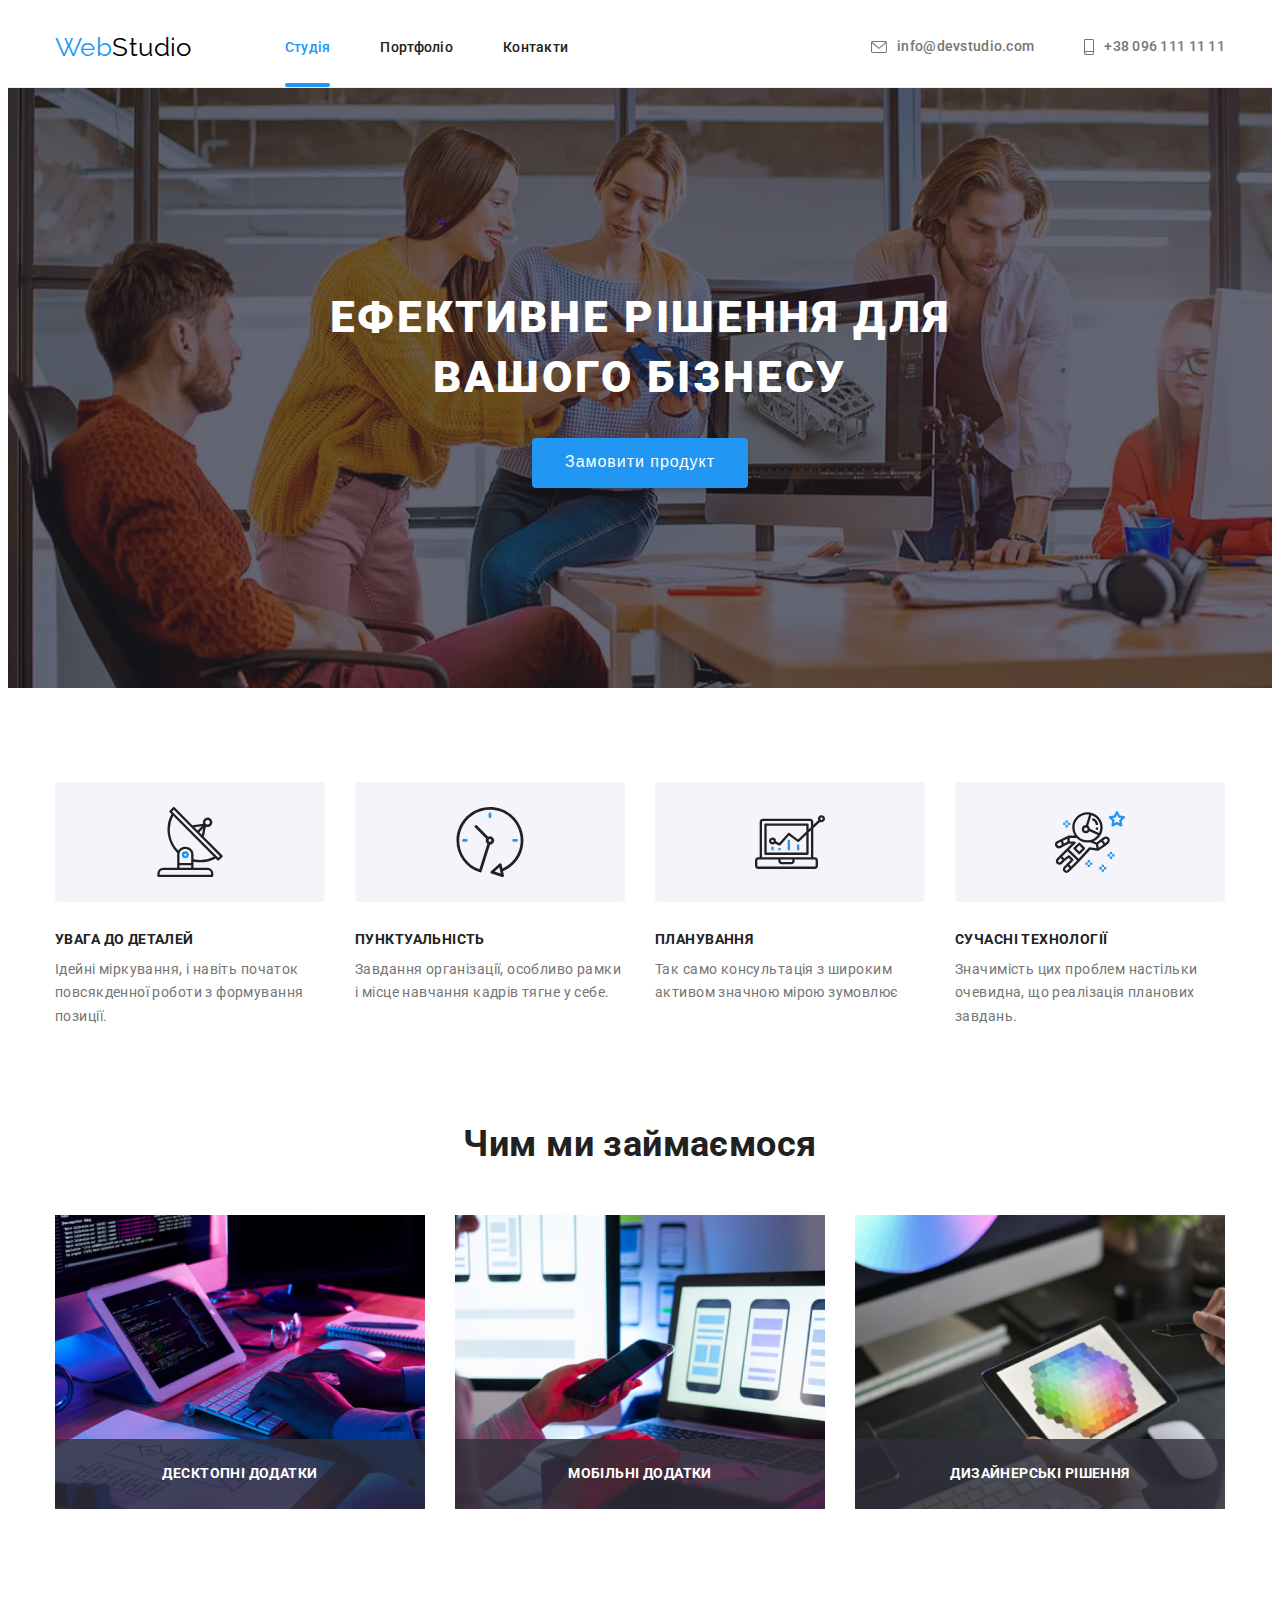
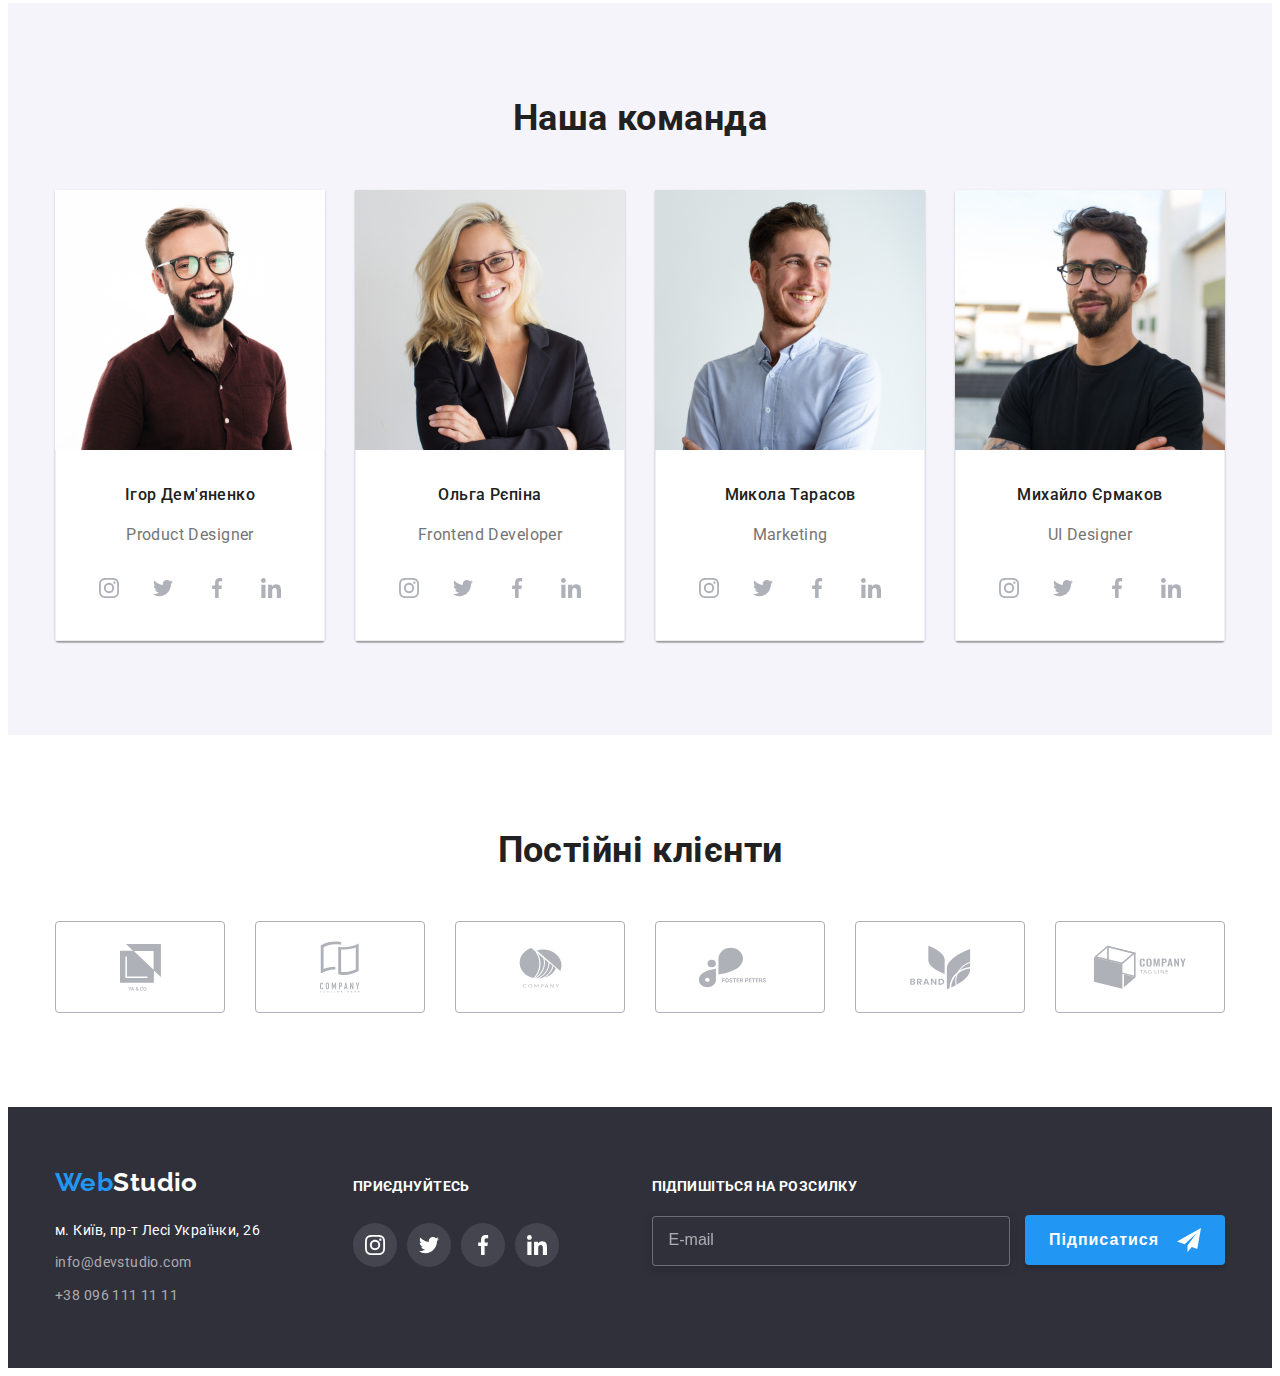
<file: index.html>
<!DOCTYPE html>
<html lang="uk">
  <head>
    <meta charset="UTF-8" />
    <meta http-equiv="X-UA-Compatible" content="IE=edge" />
    <meta name="viewport" content="width=device-width, initial-scale=1.0" />
    <title>WebStudio</title>
    <link rel="preconnect" href="https://fonts.googleapis.com" />
    <link rel="preconnect" href="https://fonts.gstatic.com" crossorigin />
    <link
      href="https://fonts.googleapis.com/css2?family=Raleway:wght@700&family=Roboto:wght@400;500;700;900&display=swap"
      rel="stylesheet"
    />
    <!-- =====Normalize====== -->
    <link
      rel="stylesheet"
      href="https://cdnjs.cloudflare.com/ajax/libs/modern-normalize/1.1.0/modern-normalize.min.css"
      integrity="sha512-wpPYUAdjBVSE4KJnH1VR1HeZfpl1ub8YT/NKx4PuQ5NmX2tKuGu6U/JRp5y+Y8XG2tV+wKQpNHVUX03MfMFn9Q=="
      crossorigin="anonymous"
      referrerpolicy="no-referrer"
    />
    <!-- =========CSS======= -->
    <link rel="stylesheet" href="./css/styles.css" />
  </head>
  <body class="body-list webstudio">
    <!-- Шапка сайту -->
    <header class="header">
      <div class="container header-container">
        <nav class="nav">
          <div class="link logo">
            <a class="link" href="./index.html"><span class="web">Web</span>Studio</a>
          </div>
          <ul class="list link-navig">
            <li>
              <a class="link active nav-link emphasis" href="./index.html">Студія</a>
            </li>
            <li>
              <a class="link nav-link" href="./portfolio.html">Портфоліо</a>
            </li>
            <li><a class="link nav-link" href="">Контакти</a></li>
          </ul>
        </nav>
        <ul class="list contact-list">
          <li>
            <a class="link contact" href="mailto:info@devstudio.com">
              <svg class="contact-icon" width="16" height="16">
                <use href="./imeges/icons/symbol-defs.svg#envelope"></use></svg
              >info@devstudio.com</a
            >
          </li>
          <li>
            <a class="link contact" href="tel:+380961111111"
              ><svg class="contact-icon" width="10" height="16">
                <use href="./imeges/icons/symbol-defs.svg#smartphone"></use></svg
              >+38 096 111 11 11</a
            >
          </li>
        </ul>
      </div>
    </header>
    <!-- Основна частина -->
    <main>
      <section class="hero section">
        <div class="container">
          <h1 class="hero-list">Ефективне рішення для вашого бізнесу</h1>
          <button class="button" type="button" data-modal-open>Замовити продукт</button>
        </div>
      </section>
      <!-- Наші переваги -->
      <section class="benefits section">
        <div class="container">
          <h2 class="visually-hidden">Наші переваги</h2>
          <ul class="list benefits-lists">
            <li class="benefits-items">
              <div class="benefits-border">
                <svg class="benefits-icon" width="70" height="70">
                  <use href="./imeges/icons/symbol-defs.svg#antenna"></use>
                </svg>
              </div>
              <h3 class="benefits-title">УВАГА ДО ДЕТАЛЕЙ</h3>
              <p class="benefits-list">
                Ідейні міркування, і навіть початок повсякденної роботи з формування позиції.
              </p>
            </li>
            <li class="benefits-items">
              <div class="benefits-border">
                <svg class="benefits-icon" width="70" height="70">
                  <use href="./imeges/icons/symbol-defs.svg#clock"></use>
                </svg>
              </div>
              <h3 class="benefits-title">ПУНКТУАЛЬНІСТЬ</h3>
              <p class="benefits-list">
                Завдання організації, особливо рамки і місце навчання кадрів тягне у себе.
              </p>
            </li>
            <li class="benefits-items">
              <div class="benefits-border">
                <svg class="benefits-icon" width="70" height="70">
                  <use href="./imeges/icons/symbol-defs.svg#diagram"></use>
                </svg>
              </div>
              <h3 class="benefits-title">ПЛАНУВАННЯ</h3>
              <p class="benefits-list">
                Так само консультація з широким активом значною мірою зумовлює
              </p>
            </li>
            <li class="benefits-items">
              <div class="benefits-border">
                <svg class="benefits-icon" width="70" height="70">
                  <use href="./imeges/icons/symbol-defs.svg#astronaut"></use>
                </svg>
              </div>
              <h3 class="benefits-title">СУЧАСНІ ТЕХНОЛОГІЇ</h3>
              <p class="benefits-list">
                Значимість цих проблем настільки очевидна, що реалізація планових завдань.
              </p>
            </li>
          </ul>
        </div>
      </section>
      <!-- Чим ми займаємося -->
      <section class="list-meta section">
        <div class="container">
          <h2 class="section-title">Чим ми займаємося</h2>
          <ul class="list list-meta-title">
            <li>
              <div class="meta-thumb">
                <img src="./imeges/img1.jpg" width="370" alt="Приклад перший" />
                <div class="thumb-mete"><p class="meta-text">Десктопні додатки</p></div>
              </div>
            </li>
            <li>
              <div class="meta-thumb">
                <img src="./imeges/img2.jpg" width="370" alt="Приклад другий" />
                <div class="thumb-mete"><p class="meta-text">Мобільні додатки</p></div>
              </div>
            </li>
            <li>
              <div class="meta-thumb">
                <img src="./imeges/img3.jpg" width="370" alt="Приклад третій" />
                <div class="thumb-mete"><p class="meta-text">Дизайнерські рішення</p></div>
              </div>
            </li>
          </ul>
        </div>
      </section>
      <!--Наша команда  -->
      <section class="comand-list section">
        <div class="container">
          <h2 class="section-title">Наша команда</h2>
          <ul class="list comand-title">
            <li class="team-member">
              <img src="./imeges/team-1.jpg" alt="Ігор Дем'яненко" width="270" />
              <div class="content-wrapp">
                <h3 class="team-name">Ігор Дем'яненко</h3>
                <p class="team-position">Product Designer</p>

                <ul class="list socials">
                  <li class="socials-item">
                    <a
                      class="socials-link link"
                      href="https/instagram.com"
                      target="_blank"
                      rel="noopener noreferrer"
                      aria-label="Instagram"
                    >
                      <svg class="social-link" width="20" height="20">
                        <use href="./imeges/icons/symbol-defs.svg#instagram"></use>
                      </svg>
                    </a>
                  </li>
                  <li class="socials-item">
                    <a
                      class="socials-link link"
                      href="https/twitter.com"
                      target="_blank"
                      rel="noopener noreferrer"
                      aria-label="Twitter"
                    >
                      <svg class="social-link" width="20" height="20">
                        <use href="./imeges/icons/symbol-defs.svg#twitter"></use></svg
                    ></a>
                  </li>
                  <li class="socials-item">
                    <a
                      class="socials-link link"
                      href="https/facebook.com"
                      target="_blank"
                      rel="noopener noreferrer"
                      aria-label="Facebook"
                    >
                      <svg class="social-link" width="20" height="20">
                        <use href="./imeges/icons/symbol-defs.svg#facebook"></use></svg
                    ></a>
                  </li>
                  <li class="socials-item">
                    <a
                      class="socials-link link"
                      href="https/linkedin.com"
                      target="_blank"
                      rel="noopener noreferrer"
                      aria-label="Linkedin"
                    >
                      <svg class="social-link" width="20" height="20">
                        <use href="./imeges/icons/symbol-defs.svg#linkedin"></use></svg
                    ></a>
                  </li>
                </ul>
              </div>
            </li>
            <li class="team-member">
              <img src="./imeges/team-2.jpg" alt="Ольга Рєпіна" width="270" />
              <div class="content-wrapp">
                <h3 class="team-name">Ольга Рєпіна</h3>
                <p class="team-position">Frontend Developer</p>
                <ul class="list socials">
                  <li class="socials-item">
                    <a
                      class="socials-link link"
                      href="https/instagram.com"
                      target="_blank"
                      rel="noopener noreferrer"
                      aria-label="Instagram"
                    >
                      <svg class="social-link" width="20" height="20">
                        <use href="./imeges/icons/symbol-defs.svg#instagram"></use>
                      </svg>
                    </a>
                  </li>
                  <li class="socials-item">
                    <a
                      class="socials-link link"
                      href="https/twitter.com"
                      target="_blank"
                      rel="noopener noreferrer"
                      aria-label="Twitter"
                    >
                      <svg class="social-link" width="20" height="20">
                        <use href="./imeges/icons/symbol-defs.svg#twitter"></use></svg
                    ></a>
                  </li>
                  <li class="socials-item">
                    <a
                      class="socials-link link"
                      href="https/facebook.com"
                      target="_blank"
                      rel="noopener noreferrer"
                      aria-label="Facebook"
                    >
                      <svg class="social-link" width="20" height="20">
                        <use href="./imeges/icons/symbol-defs.svg#facebook"></use></svg
                    ></a>
                  </li>
                  <li class="socials-item">
                    <a
                      class="socials-link link"
                      href="https/linkedin.com"
                      target="_blank"
                      rel="noopener noreferrer"
                      aria-label="Linkedin"
                    >
                      <svg class="social-link" width="20" height="20">
                        <use href="./imeges/icons/symbol-defs.svg#linkedin"></use></svg
                    ></a>
                  </li>
                </ul>
              </div>
            </li>
            <li class="team-member">
              <img src="./imeges/team-3.jpg" alt="Микола Тарасов" width="270" />
              <div class="content-wrapp">
                <h3 class="team-name">Микола Тарасов</h3>
                <p class="team-position">Marketing</p>
                <ul class="list socials">
                  <li class="socials-item">
                    <a
                      class="socials-link link"
                      href="https/instagram.com"
                      target="_blank"
                      rel="noopener noreferrer"
                      aria-label="Instagram"
                    >
                      <svg class="social-link" width="20" height="20">
                        <use href="./imeges/icons/symbol-defs.svg#instagram"></use>
                      </svg>
                    </a>
                  </li>
                  <li class="socials-item">
                    <a
                      class="socials-link link"
                      href="https/twitter.com"
                      target="_blank"
                      rel="noopener noreferrer"
                      aria-label="Twitter"
                    >
                      <svg class="social-link" width="20" height="20">
                        <use href="./imeges/icons/symbol-defs.svg#twitter"></use></svg
                    ></a>
                  </li>
                  <li class="socials-item">
                    <a
                      class="socials-link link"
                      href="https/facebook.com"
                      target="_blank"
                      rel="noopener noreferrer"
                      aria-label="Facebook"
                    >
                      <svg class="social-link" width="20" height="20">
                        <use href="./imeges/icons/symbol-defs.svg#facebook"></use></svg
                    ></a>
                  </li>
                  <li class="socials-item">
                    <a
                      class="socials-link link"
                      href="https/linkedin.com"
                      target="_blank"
                      rel="noopener noreferrer"
                      aria-label="Linkedin"
                    >
                      <svg class="social-link" width="20" height="20">
                        <use href="./imeges/icons/symbol-defs.svg#linkedin"></use></svg
                    ></a>
                  </li>
                </ul>
              </div>
            </li>
            <li class="team-member">
              <img src="./imeges/team-4.jpg" alt="Михайло Єрмаков" width="270" />
              <div class="content-wrapp">
                <h3 class="team-name">Михайло Єрмаков</h3>
                <p class="team-position">UI Designer</p>
                <ul class="list socials">
                  <li class="socials-item">
                    <a
                      class="socials-link link"
                      href="https/instagram.com"
                      target="_blank"
                      rel="noopener noreferrer"
                      aria-label="Instagram"
                    >
                      <svg class="social-link" width="20" height="20">
                        <use href="./imeges/icons/symbol-defs.svg#instagram"></use>
                      </svg>
                    </a>
                  </li>
                  <li class="socials-item">
                    <a
                      class="socials-link link"
                      href="https/twitter.com"
                      target="_blank"
                      rel="noopener noreferrer"
                      aria-label="Twitter"
                    >
                      <svg class="social-link" width="20" height="20">
                        <use href="./imeges/icons/symbol-defs.svg#twitter"></use></svg
                    ></a>
                  </li>
                  <li class="socials-item">
                    <a
                      class="socials-link link"
                      href="https/facebook.com"
                      target="_blank"
                      rel="noopener noreferrer"
                      aria-label="Facebook"
                    >
                      <svg class="social-link" width="20" height="20">
                        <use href="./imeges/icons/symbol-defs.svg#facebook"></use></svg
                    ></a>
                  </li>
                  <li class="socials-item">
                    <a
                      class="socials-link link"
                      href="https/linkedin.com"
                      target="_blank"
                      rel="noopener noreferrer"
                      aria-label="Linkedin"
                    >
                      <svg class="social-link" width="20" height="20">
                        <use href="./imeges/icons/symbol-defs.svg#linkedin"></use></svg
                    ></a>
                  </li>
                </ul>
              </div>
            </li>
          </ul>
        </div>
      </section>
      <section class="section">
        <div class="container">
          <h2 class="section-title">Постійні клієнти</h2>
          <ul class="list client-list">
            <li class="client">
              <a
                class="client-links link"
                href=""
                target="_blank"
                rel="noopener noreferrer"
                aria-label="Client#1"
              >
                <svg class="client-icon" width="41" height="47">
                  <use href="./imeges/icons/symbol-defs.svg#client1"></use></svg
              ></a>
            </li>
            <li class="client">
              <a
                class="client-links link"
                href=""
                target="_blank"
                rel="noopener noreferrer"
                aria-label="Client#2"
              >
                <svg class="client-icon" width="40" height="52">
                  <use href="./imeges/icons/symbol-defs.svg#client2"></use></svg
              ></a>
            </li>
            <li class="client">
              <a
                class="client-links link"
                href=""
                target="_blank"
                rel="noopener noreferrer"
                aria-label="Client#3"
              >
                <svg class="client-icon" width="43" height="41">
                  <use href="./imeges/icons/symbol-defs.svg#client3"></use></svg
              ></a>
            </li>
            <li class="client">
              <a
                class="client-links link"
                href=""
                target="_blank"
                rel="noopener noreferrer"
                aria-label="Client#4"
              >
                <svg class="client-icon" width="85" height="41">
                  <use href="./imeges/icons/symbol-defs.svg#client4"></use></svg
              ></a>
            </li>
            <li class="client">
              <a
                class="client-links link"
                href=""
                target="_blank"
                rel="noopener noreferrer"
                aria-label="Client#5"
              >
                <svg class="client-icon" width="63" height="45">
                  <use href="./imeges/icons/symbol-defs.svg#client5"></use></svg
              ></a>
            </li>
            <li class="client">
              <a
                class="client-links link"
                href=""
                target="_blank"
                rel="noopener noreferrer"
                aria-label="Client#6"
              >
                <svg class="client-icon" width="94" height="44">
                  <use href="./imeges/icons/symbol-defs.svg#client6"></use></svg
              ></a>
            </li>
          </ul>
        </div>
      </section>
    </main>
    <!-- =====Підвал==== -->
    <footer class="footer">
      <div class="container footer-container">
        <div class="address-list">
          <a class="link logo-footer" href="./index.html"><span class="web">Web</span>Studio</a>
          <address class="address">м. Київ, пр-т Лесі Українки, 26</address>
          <ul class="list footer-list">
            <li class="cont">
              <a class="link contact-footer" href="mailto:info@devstudio.com">info@devstudio.com</a>
            </li>
            <li class="cont">
              <a class="link contact-footer" href="tel:+380961111111">+38 096 111 11 11</a>
            </li>
          </ul>
        </div>
        <div class="footer-lists">
          <h2 class="join">ПРИЄДНУЙТЕСЬ</h2>
          <ul class="footer-icons list">
            <li class="socials-item">
              <a
                class="footer-socials-link link"
                href="https/instagram.com"
                target="_blank"
                rel="noopener noreferrer"
                aria-label="Instagram"
              >
                <svg class="social-link" width="20" height="20">
                  <use href="./imeges/icons/symbol-defs.svg#instagram"></use>
                </svg>
              </a>
            </li>
            <li class="socials-item">
              <a
                class="footer-socials-link link"
                href="https/twitter.com"
                target="_blank"
                rel="noopener noreferrer"
                aria-label="Twitter"
              >
                <svg class="social-link" width="20" height="20">
                  <use href="./imeges/icons/symbol-defs.svg#twitter"></use></svg
              ></a>
            </li>
            <li class="socials-item">
              <a
                class="footer-socials-link link"
                href="https/facebook.com"
                target="_blank"
                rel="noopener noreferrer"
                aria-label="Facebook"
              >
                <svg class="social-link" width="20" height="20">
                  <use href="./imeges/icons/symbol-defs.svg#facebook"></use></svg
              ></a>
            </li>
            <li class="socials-item">
              <a
                class="footer-socials-link link"
                href="https/linkedin.com"
                target="_blank"
                rel="noopener noreferrer"
                aria-label="Linkedin"
              >
                <svg class="social-link" width="20" height="20">
                  <use href="./imeges/icons/symbol-defs.svg#linkedin"></use></svg
              ></a>
            </li>
          </ul>
        </div>
        <!-- ========Вікно підписки========-->
        <form class="sign-up">
          <p class="sign-up-text">Підпишіться на розсилку</p>
          <label>
            <input class="sign-ua-input" type="email" name="email" placeholder="E-mail" />
          </label>
          <button class="sign-up-button" type="submit">
            Підписатися
            <svg class="send" width="24" height="24">
              <use href="./imeges/icons/symbol-defs.svg#send"></use>
            </svg>
          </button>
        </form>
      </div>
    </footer>
    <!-- ==========
      Модальне вікно
      ============= -->
    <div class="backdrop is-hidden" data-modal>
      <div class="modal">
        <button class="modal-button" type="button" data-modal-close>
          <svg class="buttom-close" width="11" height="11">
            <use href="./imeges/icons/symbol-defs.svg#close"></use>
          </svg>
        </button>
        <p class="modal-text">Залиште свої дані, ми вам передзвонимо</p>
        <form class="register-form">
          <label class="label">
            Ім'я
            <input class="input" type="text" name="register-form-Username" required />
            <svg class="modal-icon">
              <use href="./imeges/icons/symbol-defs.svg#person"></use>
            </svg>
          </label>

          <label class="label">
            Телефон
            <input class="input" type="tel" name="register-form-phone-number" required />
            <svg class="modal-icon">
              <use href="./imeges/icons/symbol-defs.svg#phone"></use>
            </svg>
          </label>

          <label class="label">
            Пошта
            <input class="input" type="email" name="register-form-email" required />
            <svg class="modal-icon">
              <use href="./imeges/icons/symbol-defs.svg#email"></use>
            </svg>
          </label>
          <label class="label">
            Коментар
            <textarea
              class="comment"
              name="comment"
              rows="10"
              placeholder="Введіть текст"
            ></textarea>
          </label>
          <label class="checkbox">
            <input class="checkbox-input" type="checkbox" name="consent" value="consent" required />
            <span class="checkbox-icon"></span>
            <span class="checkbox-text">
              Погоджуюся з розсилкою та приймаю <a href="" class="conditions">Умови договору</a>
            </span>
          </label>
          <button class="register-form-button" type="submit">Відправити</button>
        </form>
      </div>
    </div>
    <!-- ====Скрипти====== -->
    <script src="./js/modal.js"></script>
  </body>
</html>
</file>
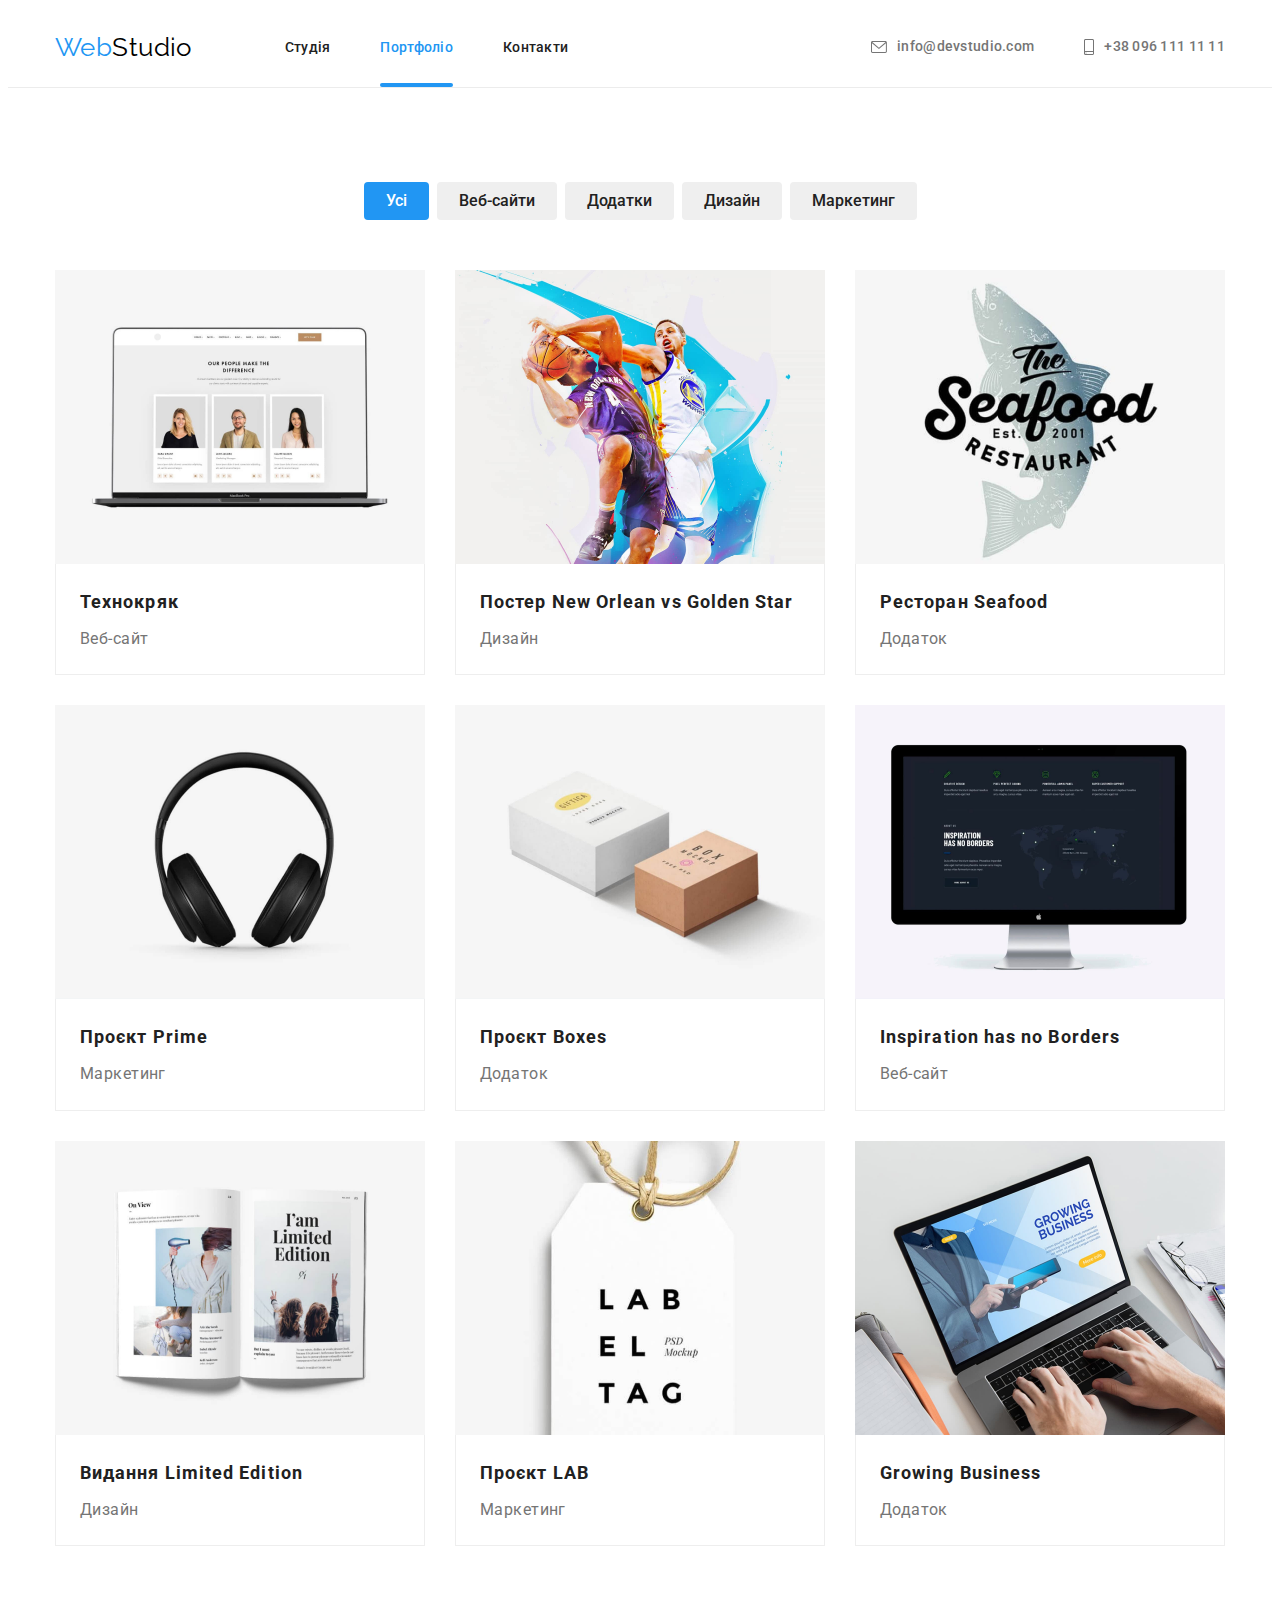
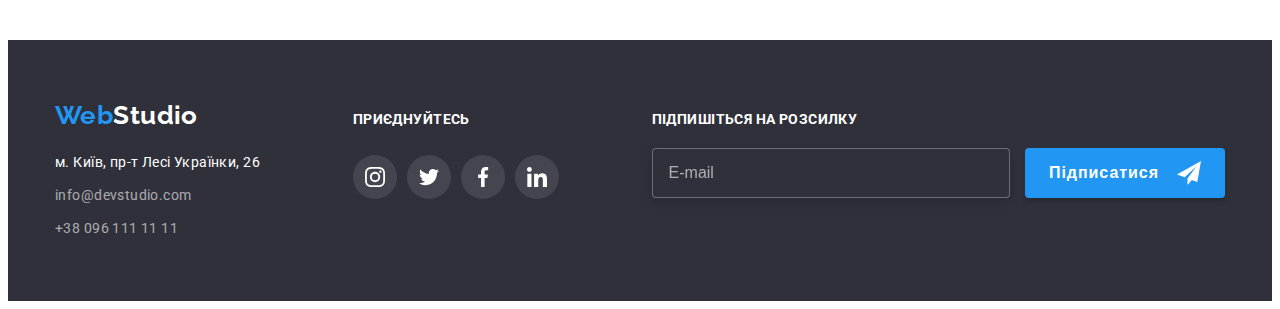
<file: portfolio.html>
<!DOCTYPE html>
<html lang="uk">
  <head>
    <meta charset="UTF-8" />
    <meta http-equiv="X-UA-Compatible" content="IE=edge" />
    <meta name="viewport" content="width=device-width, initial-scale=1.0" />

    <title>WebStudio</title>

    <!-- Font -->

    <link rel="preconnect" href="https://fonts.googleapis.com" />
    <link rel="preconnect" href="https://fonts.gstatic.com" crossorigin />
    <link
      href="https://fonts.googleapis.com/css2?family=Raleway:wght@700&family=Roboto:wght@400;500;700;900&display=swap"
      rel="stylesheet"
    />
    <!-- =====Normalize====== -->
    <link
      rel="stylesheet"
      href="https://cdnjs.cloudflare.com/ajax/libs/modern-normalize/1.1.0/modern-normalize.min.css"
      integrity="sha512-wpPYUAdjBVSE4KJnH1VR1HeZfpl1ub8YT/NKx4PuQ5NmX2tKuGu6U/JRp5y+Y8XG2tV+wKQpNHVUX03MfMFn9Q=="
      crossorigin="anonymous"
      referrerpolicy="no-referrer"
    />
    <link rel="stylesheet" href="./css/styles.css" />
  </head>
  <body class="body-list portfolio">
    <!-- Шапка -->
    <header class="header">
      <div class="container header-container">
        <nav class="nav">
          <div class="link logo">
            <a class="link" href="./index.html"><span class="web">Web</span>Studio</a>
          </div>
          <ul class="list link-navig">
            <li>
              <a class="link nav-link" href="./index.html">Студія</a>
            </li>
            <li>
              <a class="link active nav-link emphasis" href="./portfolio.html">Портфоліо</a>
            </li>
            <li><a class="link nav-link" href="">Контакти</a></li>
          </ul>
        </nav>
        <ul class="list contact-list">
          <li>
            <a class="link contact" href="mailto:info@devstudio.com">
              <svg class="contact-icon" width="16" height="16">
                <use href="./imeges/icons/symbol-defs.svg#envelope"></use></svg
              >info@devstudio.com</a
            >
          </li>
          <li>
            <a class="link contact" href="tel:+380961111111"
              ><svg class="contact-icon" width="10" height="16">
                <use href="./imeges/icons/symbol-defs.svg#smartphone"></use></svg
              >+38 096 111 11 11</a
            >
          </li>
        </ul>
      </div>
    </header>

    <!-- Основний контент -->

    <main>
      <!-- Кнопки -->
      <section class="section">
        <div class="container">
          <h1 class="visually-hidden">Приклади наших проєктів</h1>
          <ul class="list nvg-list">
            <li>
              <button type="button" class="link btn active-btn">Усі</button>
            </li>
            <li>
              <button type="button" class="link btn">Веб-сайти</button>
            </li>
            <li>
              <button type="button" class="link btn">Додатки</button>
            </li>
            <li>
              <button type="button" class="link btn">Дизайн</button>
            </li>
            <li>
              <button type="button" class="link btn">Маркетинг</button>
            </li>
          </ul>

          <!-- Герой -->

          <ul class="list portfolio-list">
            <li class="portfolio-item">
              <div class="portfolio-thumb">
                <img
                  src="./imeges/portfolio/project-1.jpg"
                  alt="Проєкт 1"
                  width="370"
                  height="294"
                />
                <a href="" target="_blank" rel="noopener noreferrer" aria-label="">
                  <div class="overley">
                    <p class="overley-text">
                      Ресурс пропонує комплексні пропозиції з різним рівнем функціоналу та сервісів.
                      Все це дозволить відвідувачу отримати вичерпні відомості про компанію чи
                      приватну особу.
                    </p>
                  </div>
                </a>
              </div>
              <div class="content-wrapp-pr">
                <h2 class="project-title">Технокряк</h2>
                <p class="project-text">Веб-сайт</p>
              </div>
            </li>
            <li class="portfolio-item">
              <div class="portfolio-thumb">
                <img
                  src="./imeges/portfolio/project-2.jpg"
                  alt="Проєкт 2"
                  width="370"
                  height="294"
                />
                <a href="" target="_blank" rel="noopener noreferrer" aria-label="">
                  <div class="overley">
                    <p class="overley-text">
                      Ресурс пропонує комплексні пропозиції з різним рівнем функціоналу та сервісів.
                      Все це дозволить відвідувачу отримати вичерпні відомості про компанію чи
                      приватну особу.
                    </p>
                  </div>
                </a>
              </div>
              <div class="content-wrapp-pr">
                <h2 class="project-title">Постер New Orlean vs Golden Star</h2>
                <p class="project-text">Дизайн</p>
              </div>
            </li>
            <li class="portfolio-item">
              <div class="portfolio-thumb">
                <img
                  src="./imeges/portfolio/project-3.jpg"
                  alt="Проєкт 3"
                  width="370"
                  height="294"
                />
                <a href="" target="_blank" rel="noopener noreferrer" aria-label="">
                  <div class="overley">
                    <p class="overley-text">
                      Ресурс пропонує комплексні пропозиції з різним рівнем функціоналу та сервісів.
                      Все це дозволить відвідувачу отримати вичерпні відомості про компанію чи
                      приватну особу.
                    </p>
                  </div>
                </a>
              </div>

              <div class="content-wrapp-pr">
                <h2 class="project-title">Ресторан Seafood</h2>
                <p class="project-text">Додаток</p>
              </div>
            </li>
            <li class="portfolio-item">
              <div class="portfolio-thumb">
                <img
                  src="./imeges/portfolio/project-4.jpg"
                  alt="Проєкт 4"
                  width="370"
                  height="294"
                />
                <a href="" target="_blank" rel="noopener noreferrer" aria-label="">
                  <div class="overley">
                    <p class="overley-text">
                      Ресурс пропонує комплексні пропозиції з різним рівнем функціоналу та сервісів.
                      Все це дозволить відвідувачу отримати вичерпні відомості про компанію чи
                      приватну особу.
                    </p>
                  </div>
                </a>
              </div>

              <div class="content-wrapp-pr">
                <h2 class="project-title">Проєкт Prime</h2>
                <p class="project-text">Маркетинг</p>
              </div>
            </li>
            <li class="portfolio-item">
              <div class="portfolio-thumb">
                <img
                  src="./imeges/portfolio/project-5.jpg"
                  alt="Проєкт 5"
                  width="370"
                  height="294"
                />
                <a href="" target="_blank" rel="noopener noreferrer" aria-label="">
                  <div class="overley">
                    <p class="overley-text">
                      Ресурс пропонує комплексні пропозиції з різним рівнем функціоналу та сервісів.
                      Все це дозволить відвідувачу отримати вичерпні відомості про компанію чи
                      приватну особу.
                    </p>
                  </div>
                </a>
              </div>
              <div class="content-wrapp-pr">
                <h2 class="project-title">Проєкт Boxes</h2>
                <p class="project-text">Додаток</p>
              </div>
            </li>
            <li class="portfolio-item">
              <div class="portfolio-thumb">
                <img
                  src="./imeges/portfolio/project-6.jpg"
                  alt="Проєкт 6"
                  width="370"
                  height="294"
                />
                <a href="" target="_blank" rel="noopener noreferrer" aria-label="">
                  <div class="overley">
                    <p class="overley-text">
                      Ресурс пропонує комплексні пропозиції з різним рівнем функціоналу та сервісів.
                      Все це дозволить відвідувачу отримати вичерпні відомості про компанію чи
                      приватну особу.
                    </p>
                  </div>
                </a>
              </div>

              <div class="content-wrapp-pr">
                <h2 class="project-title">Inspiration has no Borders</h2>
                <p class="project-text">Веб-сайт</p>
              </div>
            </li>
            <li class="portfolio-item">
              <div class="portfolio-thumb">
                <img
                  src="./imeges/portfolio/project-7.jpg"
                  alt="Проєкт 7"
                  width="370"
                  height="294"
                />
                <a href="" target="_blank" rel="noopener noreferrer" aria-label="">
                  <div class="overley">
                    <p class="overley-text">
                      Ресурс пропонує комплексні пропозиції з різним рівнем функціоналу та сервісів.
                      Все це дозволить відвідувачу отримати вичерпні відомості про компанію чи
                      приватну особу.
                    </p>
                  </div>
                </a>
              </div>

              <div class="content-wrapp-pr">
                <h2 class="project-title">Видання Limited Edition</h2>
                <p class="project-text">Дизайн</p>
              </div>
            </li>
            <li class="portfolio-item">
              <div class="portfolio-thumb">
                <img
                  src="./imeges/portfolio/project-8.jpg"
                  alt="Проєкт 8"
                  width="370"
                  height="294"
                />
                <a href="" target="_blank" rel="noopener noreferrer" aria-label="">
                  <div class="overley">
                    <p class="overley-text">
                      Ресурс пропонує комплексні пропозиції з різним рівнем функціоналу та сервісів.
                      Все це дозволить відвідувачу отримати вичерпні відомості про компанію чи
                      приватну особу.
                    </p>
                  </div>
                </a>
              </div>
              <div class="content-wrapp-pr">
                <h2 class="project-title">Проєкт LAB</h2>
                <p class="project-text">Маркетинг</p>
              </div>
            </li>
            <li class="portfolio-item">
              <div class="portfolio-thumb">
                <img
                  src="./imeges/portfolio/project-9.jpg"
                  alt="Проєкт 9"
                  width="370"
                  height="294"
                />
                <a href="" target="_blank" rel="noopener noreferrer" aria-label="">
                  <div class="overley">
                    <p class="overley-text">
                      Ресурс пропонує комплексні пропозиції з різним рівнем функціоналу та сервісів.
                      Все це дозволить відвідувачу отримати вичерпні відомості про компанію чи
                      приватну особу.
                    </p>
                  </div>
                </a>
              </div>
              <div class="content-wrapp-pr">
                <h2 class="project-title">Growing Business</h2>
                <p class="project-text">Додаток</p>
              </div>
            </li>
          </ul>
        </div>
      </section>
    </main>

    <!-- Підвал -->

    <footer class="footer">
      <div class="container footer-container">
        <div class="address-list">
          <a class="link logo-footer" href="./index.html"><span class="web">Web</span>Studio</a>
          <address class="address">м. Київ, пр-т Лесі Українки, 26</address>
          <ul class="list footer-list">
            <li class="cont">
              <a class="link contact-footer" href="mailto:info@devstudio.com">info@devstudio.com</a>
            </li>
            <li class="cont">
              <a class="link contact-footer" href="tel:+380961111111">+38 096 111 11 11</a>
            </li>
          </ul>
        </div>
        <div class="footer-lists">
          <h2 class="join">ПРИЄДНУЙТЕСЬ</h2>
          <ul class="footer-icons list">
            <li class="socials-item">
              <a
                class="footer-socials-link link"
                href="https/instagram.com"
                target="_blank"
                rel="noopener noreferrer"
                aria-label="Instagram"
              >
                <svg class="social-link" width="20" height="20">
                  <use href="./imeges/icons/symbol-defs.svg#instagram"></use>
                </svg>
              </a>
            </li>
            <li class="socials-item">
              <a
                class="footer-socials-link link"
                href="https/twitter.com"
                target="_blank"
                rel="noopener noreferrer"
                aria-label="Twitter"
              >
                <svg class="social-link" width="20" height="20">
                  <use href="./imeges/icons/symbol-defs.svg#twitter"></use></svg
              ></a>
            </li>
            <li class="socials-item">
              <a
                class="footer-socials-link link"
                href="https/facebook.com"
                target="_blank"
                rel="noopener noreferrer"
                aria-label="Facebook"
              >
                <svg class="social-link" width="20" height="20">
                  <use href="./imeges/icons/symbol-defs.svg#facebook"></use></svg
              ></a>
            </li>
            <li class="socials-item">
              <a
                class="footer-socials-link link"
                href="https/linkedin.com"
                target="_blank"
                rel="noopener noreferrer"
                aria-label="Linkedin"
              >
                <svg class="social-link" width="20" height="20">
                  <use href="./imeges/icons/symbol-defs.svg#linkedin"></use></svg
              ></a>
            </li>
          </ul>
        </div>
        <!-- ========Вікно підписки========-->
        <form class="sign-up">
          <p class="sign-up-text">Підпишіться на розсилку</p>
          <label>
            <input class="sign-ua-input" type="email" name="email" placeholder="E-mail" />
          </label>
          <button class="sign-up-button" type="submit">
            Підписатися
            <svg class="send" width="24" height="24">
              <use href="./imeges/icons/symbol-defs.svg#send"></use>
            </svg>
          </button>
        </form>
      </div>
    </footer>
  </body>
</html>
</file>
<file: css/styles.css>
:root {
  --fone-color: #2f303a;
  --background-main: #f5f5f5;
  --basic-text: #212121;
  --minor-text: #757575;
  --akcent-color: #2196f3;
  --white-color: #ffffff;
}

/* index.html */
body {
  letter-spacing: 0.03em;
  background-color: var(--white-color);
  color: var(--basic-text);
  font-family: 'Roboto';
  font-size: 14px;
}

/* =======RESET========= */

html {
  box-sizing: border-box;
}

*,
*::after,
*::before {
  box-sizing: inherit;
}

/* Стили для обнуления верхних отступов у элементов */
h1,
h2,
h3,
h4,
h5,
h6,
p {
  margin: 0;
}

/* Класс для обнуления базовых свойств у списков (ul) */
.list {
  list-style: none;
  padding-left: 0;
  margin: 0;
}

/* Класс для обнуления базовых свойств у ссылок */
.link {
  text-decoration: none;
  color: inherit;
}

/* Свойства для корректного отображения картинок */
img {
  display: block;
  max-width: 100%;
  height: auto;
}

/* Свойства для обнуления курсива у address */

address {
  font-style: normal;
}
/* ============================================================================================ */
.container {
  width: 1200px;
  padding-left: 15px;
  padding-right: 15px;
  margin-left: auto;
  margin-right: auto;
  margin: 0 auto;
}
.section {
  padding: 94px 0;
}

.header-container {
  display: flex;
  align-items: center;
}
.header {
  padding: 24px 0;
  border-bottom: 1px solid #ececec;
}
.logo {
  margin-right: 93px;
  font-family: 'Raleway';
  font-size: 26px;
  line-height: 1.19;

  color: #000000;

  justify-content: center;
  align-items: center;
  transition-property: color;
  transition-duration: 250ms;
  transition-timing-function: cubic-bezier(0.4, 0, 0.2, 1);
}
/* .logo:hover {
  text-shadow: 0px 4px 4px rgba(0, 0, 0, 0.25), 0px 4px 4px rgba(0, 0, 0, 0.25);
} */
.logo:hover,
.logo:focus {
  color: var(--akcent-color);
}

.link-navig {
  display: flex;
  align-items: center;
  justify-content: center;
  margin-right: auto;
}
/* .link {
  text-decoration: none;
}
.link:hover {
  colo: var(--akcent-colorr);
}
.link:focus {
  color: var(--akcent-color);
} */
.link-navig,
.contact-list {
  display: flex;
  align-items: center;
  justify-content: center;
  gap: 50px;
  margin-left: auto;
}
.contact {
  display: flex;
  align-items: center;
  gap: 10px;
  font-weight: 500;
  line-height: 1.14;
  letter-spacing: 0.02em;
  transition-property: color;
  transition-duration: 250ms;
  transition-timing-function: cubic-bezier(0.4, 0, 0.2, 1);
  color: var(--minor-text);
}
.contact-icon {
  fill: currentColor;
}

.contact:focus,
.contact:hover {
  color: var(--akcent-color);
}

.contact-footer {
  font-weight: 400;

  line-height: 1.71;

  letter-spacing: 0.03em;

  color: rgba(255, 255, 255, 0.6);
  transition-property: color;
  transition-duration: 250ms;
  transition-timing-function: cubic-bezier(0.4, 0, 0.2, 1);
}
.contact-footer:hover,
.contact-footer:focus {
  color: var(--akcent-color);
}
/* .list {
  list-style: none;
} */

.web {
  color: var(--akcent-color);
}

.nav {
  display: flex;
  align-items: center;
}

.nav-link {
  font-weight: 500;

  line-height: 1.14;
  letter-spacing: 0.02em;
  color: var(--basic-text);
  padding: 32px 0;
  transition-property: color;
  transition-duration: 250ms;
  transition-timing-function: cubic-bezier(0.4, 0, 0.2, 1);
}
.nav-link:hover {
  color: var(--akcent-color);
}
.nav-link:focus {
  color: var(--akcent-color);
}
.nav-link:active {
  color: var(--akcent-color);
}
.active {
  color: var(--akcent-color);
}
/* Підкреслення */
.emphasis {
  position: relative;
}
.emphasis::after {
  position: absolute;
  bottom: 0;
  left: 0;
  display: block;
  content: '';
  width: 100%;
  height: 4px;
  background-color: var(--akcent-color);
  border-radius: 2px;
}

.active-bnt {
  color: var(--akcent-color);
}

.link.aktive {
  color: var(--akcent-color);
}
.hero {
  background-color: var(--fone-color);
  padding-bottom: 200px;
  padding-top: 200px;
  margin: 0 auto;
  background-image: linear-gradient(rgba(47, 48, 58, 0.4), rgba(47, 48, 58, 0.4)),
    url(../imeges/bg-hero.jpg);
  max-width: 1600px;
}
/* main */

.hero-list {
  font-weight: 900;
  font-size: 44px;
  line-height: 1.36;
  text-align: center;
  letter-spacing: 0.06em;
  text-transform: uppercase;
  margin: auto;
  color: var(--white-color);

  margin-bottom: 30px;
  width: 696px;
}
.visually-hidden {
  position: absolute;
  white-space: nowrap;
  width: 1px;
  height: 1px;
  overflow: hidden;
  border: 0;
  padding: 0;
  clip: rect(0 0 0 0);
  clip-path: inset(50%);
  margin: -1px;
}

.benefits {
  align-items: baseline;
  justify-content: center;
  width: auto;
}
.benefits-lists {
  display: flex;
  gap: 30px;
}
.benefits-items {
  max-width: 270px;
}
.benefits-title {
  font-weight: 700;
  line-height: 1.14;
  text-transform: uppercase;
  color: var(--basic-text);
  padding-bottom: 10px;
  font-size: 14px;
}
.benefits-list {
  line-height: 1.71;
  color: var(--minor-text);
}
.list-meta {
  padding-top: 0;
}
.list-meta-title {
  display: flex;
  gap: 30px;
}
.comand-list {
  background-color: #f5f4fa;
}

.section-title {
  margin-bottom: 50px;
  font-size: 36px;
  line-height: 1.17;
  text-align: center;
}

.team-name {
  font-weight: 500;
  font-size: 16px;
  line-height: 1.9;
  text-align: center;
  margin-bottom: 10px;
}

.comand-title {
  display: flex;
  gap: 30px;
}

.team-member {
  background: var(--white-color);
  box-shadow: 0px 1px 3px rgba(0, 0, 0, 0.12), 0px 1px 1px rgba(0, 0, 0, 0.14),
    0px 2px 1px rgba(0, 0, 0, 0.2);
  border-radius: 0px 0px 4px 4px;
  max-width: 270px;
}

.content-wrapp {
  padding: 30px 0;
  margin: 0;
  background: var(--white-color);
  border-left: 1px solid #eeeeee;
  border-right: 1px solid #eeeeee;
  border-bottom: 1px solid #eeeeee;
  width: 270px;
}
.content-wrapp-pr {
  padding: 20px 24px;
  background: var(--white-color);
  border-left: 1px solid #eeeeee;
  border-right: 1px solid #eeeeee;
  border-bottom: 1px solid #eeeeee;
}

.team-position {
  font-size: 16px;
  line-height: 1.9;
  text-align: center;
  color: var(--minor-text);
  margin-bottom: 16px;
}

/* portfolio */

.button {
  margin-left: auto;
  margin-right: auto;
  font-size: 16px;
  line-height: 1.9;
  box-shadow: 0px 4px 4px rgba(0, 0, 0, 0.15);
  border-radius: 4px;
  color: var(--white-color);
  background: var(--akcent-color);
  display: block;
  align-items: center;
  text-align: center;
  letter-spacing: 0.06em;
  border: none;
  cursor: pointer;
  width: 216px;
  height: 50px;
  transition-property: background-color, color;
  transition-duration: 250ms;
  transition-timing-function: cubic-bezier(0.4, 0, 0.2, 1);
}
.button:hover {
  background: var(--background-main);
  color: var(--basic-text);
}
.button:focus {
  background: var(--background-main);
  color: var(--basic-text);
}

.btn {
  cursor: pointer;
  font-weight: 500;
  font-size: 16px;
  line-height: 1.62;
  text-align: center;
  border: none;
  font-family: inherit;
  padding: 6px 22px;
  border-radius: 4px;
  transition-property: background-color, color, box-shadow;
  transition-duration: 250ms;
  transition-timing-function: cubic-bezier(0.4, 0, 0.2, 1);
}
.btn:hover,
.btn:focus {
  color: var(--white-color);
  background-color: var(--akcent-color);
  box-shadow: 0px 3px 1px rgba(0, 0, 0, 0.1), 0px 1px 2px rgba(0, 0, 0, 0.08),
    0px 2px 2px rgba(0, 0, 0, 0.12);
}

.active-btn {
  background-color: var(--akcent-color);
  color: var(--white-color);
}

.nvg-list {
  display: flex;
  align-items: center;
  justify-content: center;
  margin-bottom: 50px;
  gap: 8px;
}

.portfolio-list {
  display: flex;
  flex-wrap: wrap;
  gap: 30px;
}
.portfolio-item {
  width: calc((100% - 60px) / 3);
  transition-property: box-shadow;
  transition-duration: 250ms;
  transition-timing-function: cubic-bezier(0.4, 0, 0.2, 1);
}
.portfolio-item:hover,
.portfolio-item:focus {
  box-shadow: 0px 1px 1px rgba(0, 0, 0, 0.12), 0px 4px 4px rgba(0, 0, 0, 0.06),
    1px 4px 6px rgba(0, 0, 0, 0.16);
}
.project-title {
  font-size: 18px;
  line-height: 2;
  letter-spacing: 0.06em;
  margin-bottom: 4px;
}
.project-text {
  font-weight: 400;
  font-size: 16px;
  line-height: 1.9;

  color: var(--minor-text);
}

/* footer */
.footer {
  background-color: var(--fone-color);
  padding: 60px 0;
}
.join {
  font-family: 'Roboto';
  font-style: normal;
  font-weight: 700;
  font-size: 14px;
  line-height: 2.24;
  color: var(--white-color);
  margin-bottom: 20px;
}
.logo-footer {
  font-family: 'Raleway';
  font-weight: 700;
  font-size: 26px;
  line-height: 1.2;

  color: #ffffff;

  display: block;
  margin-bottom: 20px;
}
.address {
  font-size: 14px;
  line-height: 1.7;
  color: #ffffff;
  margin-bottom: 9px;
}
.footer-container {
  display: flex;
  align-items: baseline;
  justify-content: space-between;
}
.footer-list {
  display: flex;
  flex-direction: column;
  gap: 9px;
  line-height: 1.7;
  color: rgba(255, 255, 255, 0.6);
}
.footer-lists {
  display: block;
  justify-content: center;
}
/* .address-list {
  width: 231px;
  margin-right: 70px;
} */
/* ========Іконки=======  */
.socials-link {
  display: flex;
  align-items: center;
  justify-content: center;
  width: 44px;
  height: 44px;
  border-radius: 50%;
  color: #afb1b8;
  transition-property: background-color, color;
  transition-duration: 250ms;
  transition-timing-function: cubic-bezier(0.4, 0, 0.2, 1);
}
.footer-socials-link {
  display: flex;
  align-items: center;
  justify-content: center;
  width: 44px;
  height: 44px;
  border-radius: 50%;
  color: var(--white-color);
  background-color: rgba(255, 255, 255, 0.1);
  transition-property: background-color;
  transition-duration: 250ms;
  transition-timing-function: cubic-bezier(0.4, 0, 0.2, 1);
}

.socials-link:hover,
.socials-link:focus {
  background-color: var(--akcent-color);
  color: var(--white-color);
}
.footer-socials-link:hover,
.footer-socials-link:focus {
  background-color: var(--akcent-color);
}
.socials {
  display: flex;
  justify-content: center;
  gap: 10px;
}

.social-link {
  fill: currentColor;
}

.social-link:hover,
.social-link:focus {
  background-color: var(--akcent-color);
  color: var(--white-color);
}
.footer-icons {
  display: flex;
  align-items: center;
  justify-content: center;
  gap: 10px;
}
.benefits-border {
  margin-bottom: 30px;
  display: flex;
  align-items: center;
  justify-content: center;

  width: 270px;
  height: 120px;
  background: #f5f4fa;
  border-radius: 4px;
}
.client-list {
  display: flex;

  fill: #afb1b8;
  gap: 30px;
}
.client {
  width: 170px;
}
.client-links {
  display: flex;
  align-items: center;
  justify-content: center;
  width: 170px;
  height: 92px;
  border: 1px solid #afb1b8;
  border-radius: 4px;
  color: #afb1b8;
  transition-property: border, color;
  transition-duration: 250ms;
  transition-timing-function: cubic-bezier(0.4, 0, 0.2, 1);
}
.client-links:hover,
.client-links:focus {
  border: 1px solid var(--akcent-color);
  color: var(--akcent-color);
}

.client-icon:hover,
.client-icon:focus {
  fill: currentColor;
}
.client-icon {
  fill: currentColor;
}

.portfolio-thumb {
  position: relative;
  overflow: hidden;
}
.overley {
  position: absolute;
  top: 0;
  left: 0;
  transform: translateY(100%);
  background-color: rgba(33, 150, 243, 0.9);
  transition-property: translateY(0%);
  transition-duration: 250ms;
  transition-timing-function: cubic-bezier(0.4, 0, 0.2, 1);
  width: 100%;
  height: 100%;
  padding: 63px 24px;
  display: flex;
  align-items: center;
  justify-content: center;
}
.portfolio-item:hover .overley,
.portfolio-item:focus .overley {
  transform: translateY(0%);
}
.overley-text {
  font-weight: 400;
  font-size: 18px;
  line-height: 1.56;

  letter-spacing: 0.03em;

  color: var(--white-color);
}

.meta-thumb {
  position: relative;
}
.thumb-mete {
  position: absolute;
  background-color: rgba(47, 48, 58, 0.8);
  width: 100%;
  height: 70px;
  bottom: 0;
  right: 0;
  padding: 27px;
}
.meta-text {
  font-weight: 700;
  line-height: 1.14;
  text-align: center;
  text-transform: uppercase;

  color: var(--white-color);
}
/* ==========Modal========= */
.backdrop {
  position: fixed;
  top: 0;
  left: 0;
  opacity: 1;

  width: 100%;
  height: 100%;

  background-color: rgba(0, 0, 0, 0.2);

  transition-property: opacity, visibility;
  transition-duration: 250ms;
  transition-timing-function: cubic-bezier(0.4, 0, 0.2, 1);
}
.backdrop.is-hidden {
  opacity: 0;
  pointer-events: none;
  visibility: hidden;
}
.backdrop.is-hidden .modal {
  transform: translate(-50%, -50%) scale(0.75);
  transition-duration: 250ms;
  transition-timing-function: cubic-bezier(0.4, 0, 0.2, 1);
}
.modal {
  position: absolute;

  top: 50%;
  left: 50%;
  transform: translate(-50%, -50%) scale(1);
  padding: 40px;
  width: 528px;
  height: 581px;

  font-weight: 400;
  font-size: 12px;
  line-height: 1.16;

  letter-spacing: 0.01em;

  color: var(--minor-text);

  background-color: var(--white-color);
  box-shadow: 0px 1px 3px rgba(0, 0, 0, 0.12), 0px 1px 1px rgba(0, 0, 0, 0.14),
    0px 2px 1px rgba(0, 0, 0, 0.2);
  border-radius: 4px;
  transition-duration: 250ms;
  transition-timing-function: cubic-bezier(0.4, 0, 0.2, 1);
}
.modal-button {
  position: absolute;
  top: 8px;
  right: 8px;

  display: flex;
  align-items: center;
  justify-content: center;

  border: 1px solid rgba(0, 0, 0, 0.1);
  border-radius: 50%;
  background-color: var(--white-color);
  width: 30px;
  height: 30px;
  transform: fill;
  transition-duration: 250ms;
  transition-timing-function: cubic-bezier(0.4, 0, 0.2, 1);
  cursor: pointer;
}
.modal-button:hover,
.modal-button:focus {
  fill: var(--akcent-color);
}
.register-form-button {
  background-color: var(--akcent-color);
  box-shadow: 0px 4px 4px rgba(0, 0, 0, 0.15);
  border-radius: 4px;
  width: 200px;
  height: 50px;
  font-weight: 700;
  font-size: 16px;
  line-height: 1.88;
  letter-spacing: 0.06em;
  text-align: center;
  border: none;
  color: var(--white-color);
  cursor: pointer;
  margin-right: auto;
  margin-left: auto;
  transform: background-color;
  transition-duration: 250ms;
  transition-timing-function: cubic-bezier(0.4, 0, 0.2, 1);
}
.register-form-button:focus,
.register-form-button:hover {
  background-color: #188ce8;
}

.register-form {
  display: flex;
  flex-direction: column;
  font-weight: 400;
  font-size: 12px;
  line-height: 1.16;

  letter-spacing: 0.01em;

  color: var(--minor-text);
}

.modal-text {
  font-weight: 700;
  font-size: 20px;
  line-height: 1.15;
  text-align: center;
  color: var(--basic-text);
  margin-bottom: 12px;
}
.comment {
  display: block;
  width: 100%;
  height: 120px;
  resize: none;
  padding: 12px 16px;
  border: 1px solid rgba(33, 33, 33, 0.2);
  border-radius: 4px;
  margin-top: 4px;
}

.input:focus-within {
  outline: none;
  border-color: var(--akcent-color);
}
.input:focus-within + .modal-icon {
  fill: var(--akcent-color);
}
.comment:focus {
  outline: none;
  border-color: var(--akcent-color);
  fill: var(--akcent-color);
}

.checkbox-input {
  appearance: none;
  position: absolute;
}

.checkbox {
  display: inline-flex;
  align-items: center;
  justify-content: center;
  margin-bottom: 30px;

  font-weight: 400;
  font-size: 14px;
  line-height: 1.71;

  letter-spacing: 0.03em;

  color: #757575;
}
.checkbox-icon {
  content: '';
  display: inline-block;
  width: 16px;
  height: 15px;
  border: 2px solid #212121;
  border-radius: 3px;
  transition-property: border-color;
  transition-duration: 250ms;
  transition-timing-function: cubic-bezier(0.4, 0, 0.2, 1);
}

.checkbox-input:checked + .checkbox-icon {
  border-color: var(--akcent-color);
  width: 16px;
  height: 15px;
  background-image: url('../imeges/icons/check.svg');
  background-size: contain;
  background-origin: border-box;
}

.checkbox-text {
  margin-left: 9px;
  font-weight: 400;
  font-size: 14px;
  line-height: 1.71;

  color: var(--minor-text);
}
.conditions {
  color: var(--akcent-color);
}

.label {
  position: relative;
  margin-bottom: 10px;
}

.input {
  width: 100%;
  height: 40px;

  margin-top: 4px;
  border: 1px solid rgba(33, 33, 33, 0.2);
  border-radius: 4px;
  padding-left: 42px;
  padding-right: 42px;
  transition-property: border-color;
  transition-duration: 250ms;
  transition-timing-function: cubic-bezier(0.4, 0, 0.2, 1);
}
/*  */
.modal-icon {
  fill: #212121;
  width: 18px;
  height: 18px;
  position: absolute;
  left: 15px;
  top: 50%;
  transform: translate(0%, -0%);
  display: inline-block;

  transition-property: fill;
  transition-duration: 250ms;
  transition-timing-function: cubic-bezier(0.4, 0, 0.2, 1);
}

/* ====================================
======================================= */

.sign-ua-input {
  width: 358px;
  height: 50px;
  background-color: var(--fone-color);
  padding: 15px 16px;
  border: 1px solid rgba(255, 255, 255, 0.3);
  filter: drop-shadow(0px 4px 4px rgba(0, 0, 0, 0.15));
  border-radius: 4px;
  color: var(--white-color);
}

.sign-ua-input::placeholder {
  font-weight: 400;
  font-size: 16px;
  line-height: 1.25;

  color: rgba(255, 255, 255, 0.6);
}

.sign-up-text {
  font-weight: 700;
  line-height: 1.14;
  text-transform: uppercase;
  color: var(--white-color);
  margin-bottom: 20px;
}

.sign-up-button {
  display: inline-flex;
  align-items: center;
  justify-content: space-evenly;
  font-weight: 700;
  font-size: 16px;
  line-height: 1.88;

  text-align: center;
  letter-spacing: 0.06em;

  height: 50px;
  width: 200px;
  color: var(--white-color);
  border: none;
  background-color: var(--akcent-color);
  box-shadow: 0px 4px 4px rgba(0, 0, 0, 0.15);
  border-radius: 4px;
  cursor: pointer;
  margin-left: 12px;
}

.send {
  height: 24px;
  width: 24px;
}
</file>
